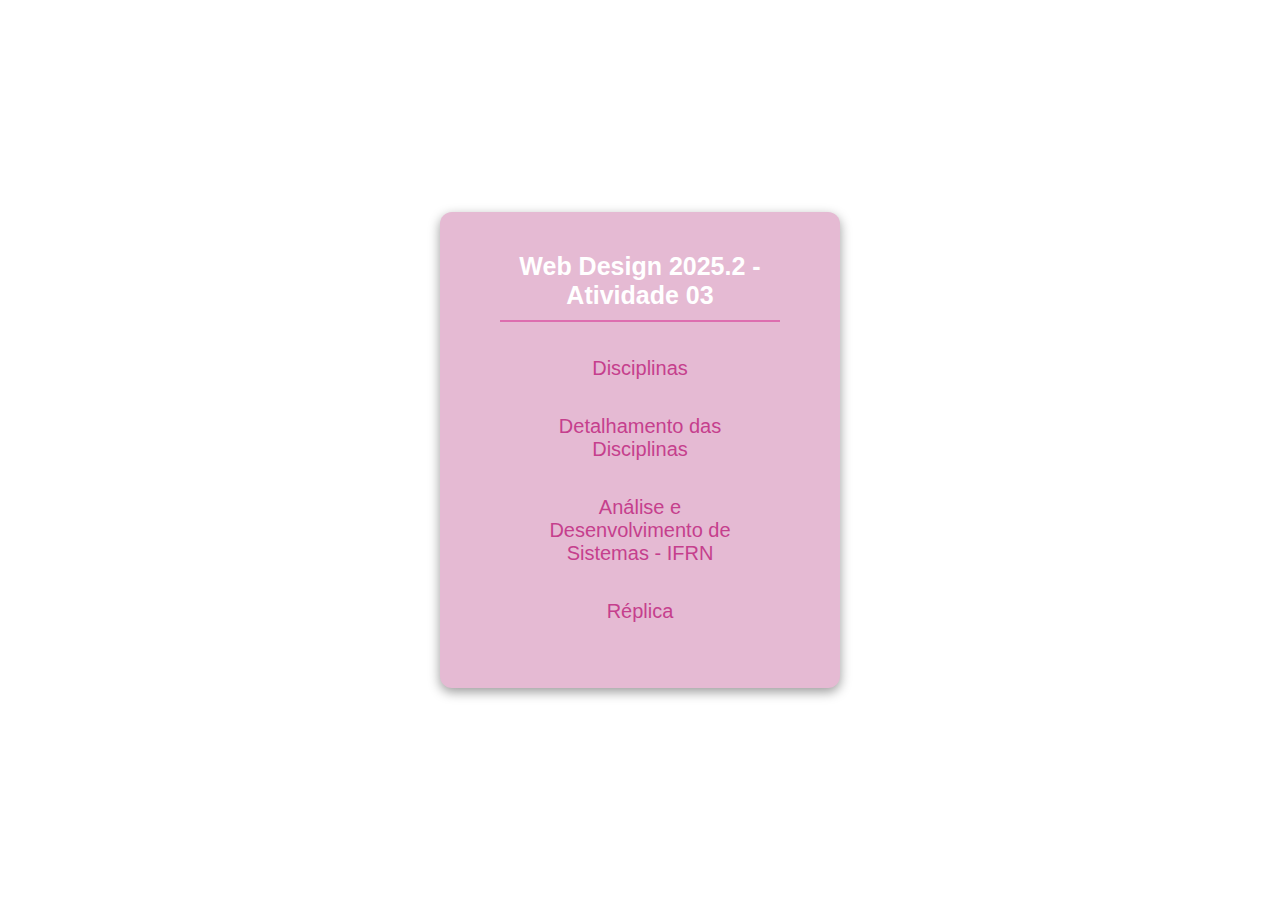
<file: index.html>
<!DOCTYPE html>
<html lang="en">
<head>
    <meta charset="UTF-8">
    <meta name="viewport" content="width=device-width, initial-scale=1.0">
    <title>Disciplinas tads</title>
    <link rel="stylesheet" href="styles.css">
</head>

<body>
    <div class="container">
        <h1>Web Design 2025.2 - Atividade 03</h1>
        
        <ul class="link-list">
            <li>
                <a href="tabelas.html">
                    <h2>Disciplinas</h2>
                </a>
            </li>

            <li>
                <a href="cards.html">
                    <h2>Detalhamento das Disciplinas</h2>
                </a>
            </li>

            <li>
                <a href="landingpage.html">
                    <h2>Análise e Desenvolvimento de Sistemas - IFRN</h2>
                </a>
            </li>

            <li>
                <a href="replica.html">
                    <h2>Réplica</h2>
                </a>
            </li>
        </ul>
    </div>
</body>

</html>
</file>
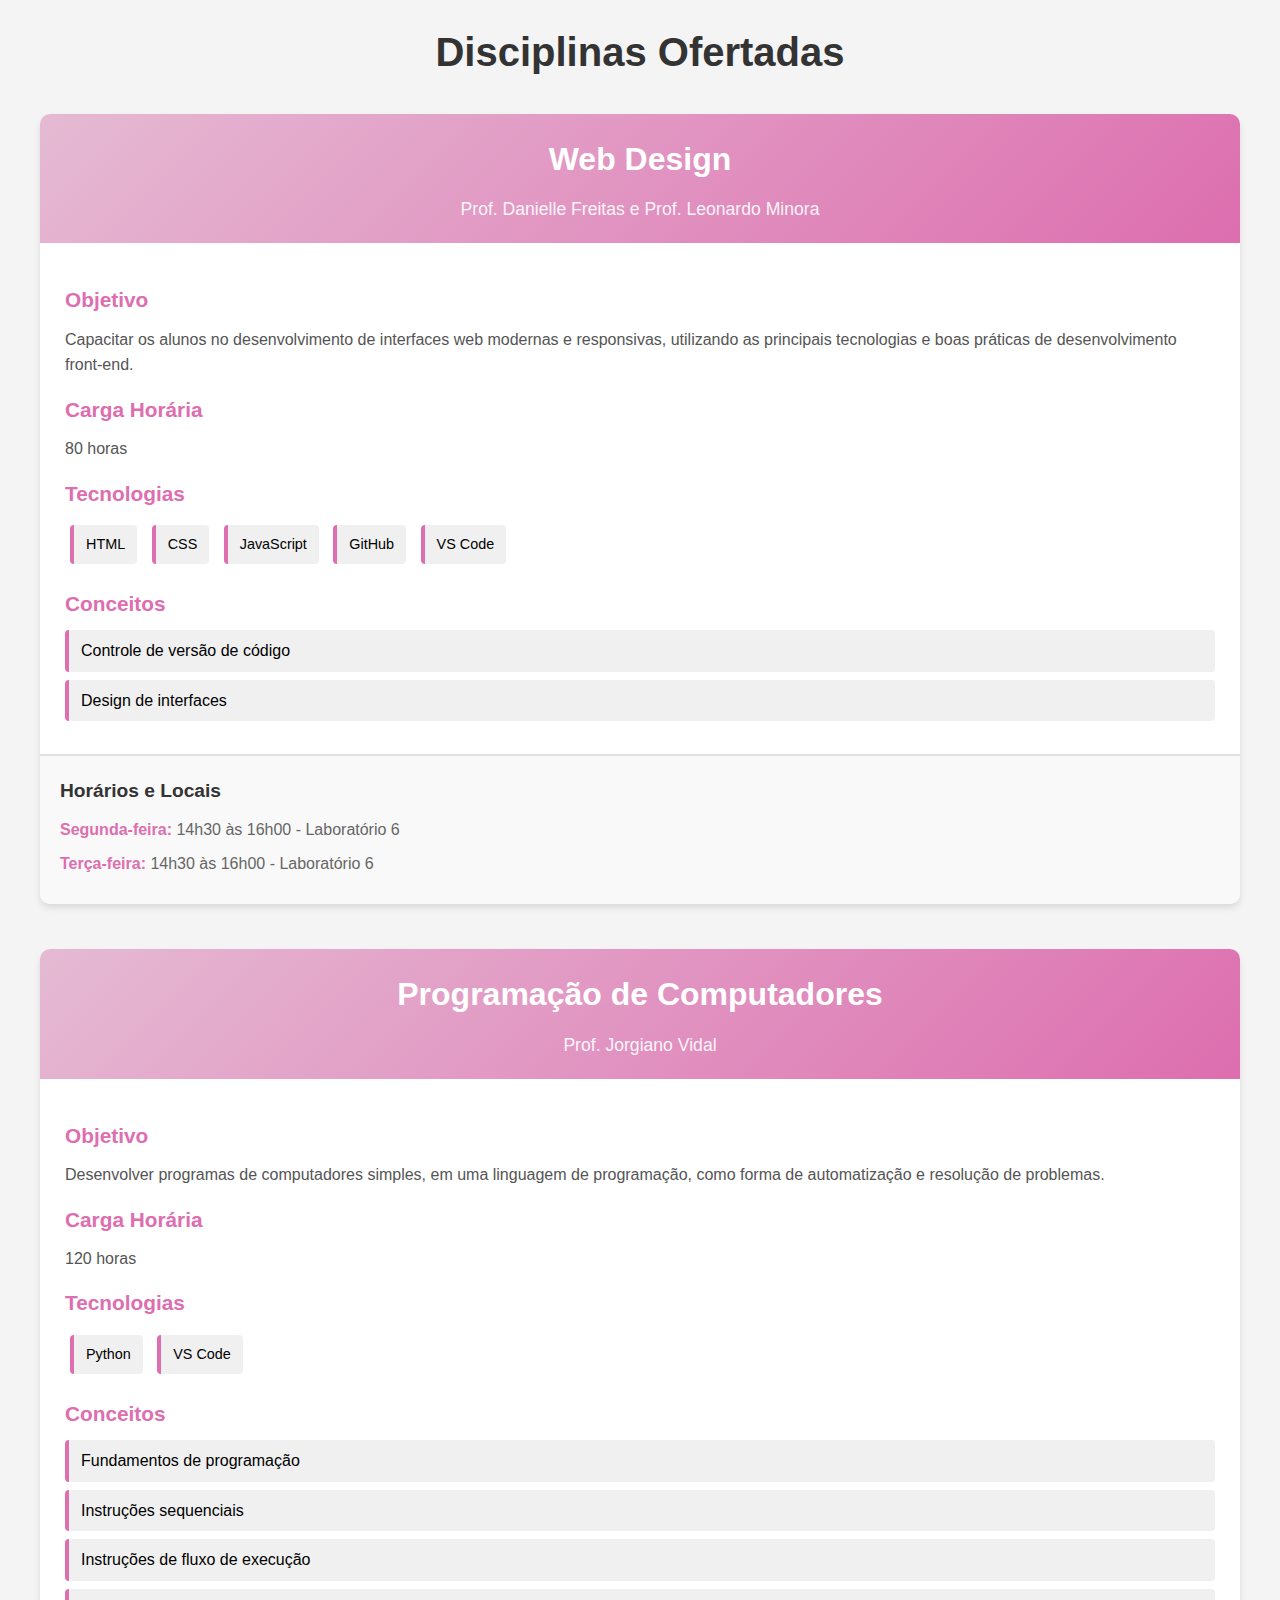
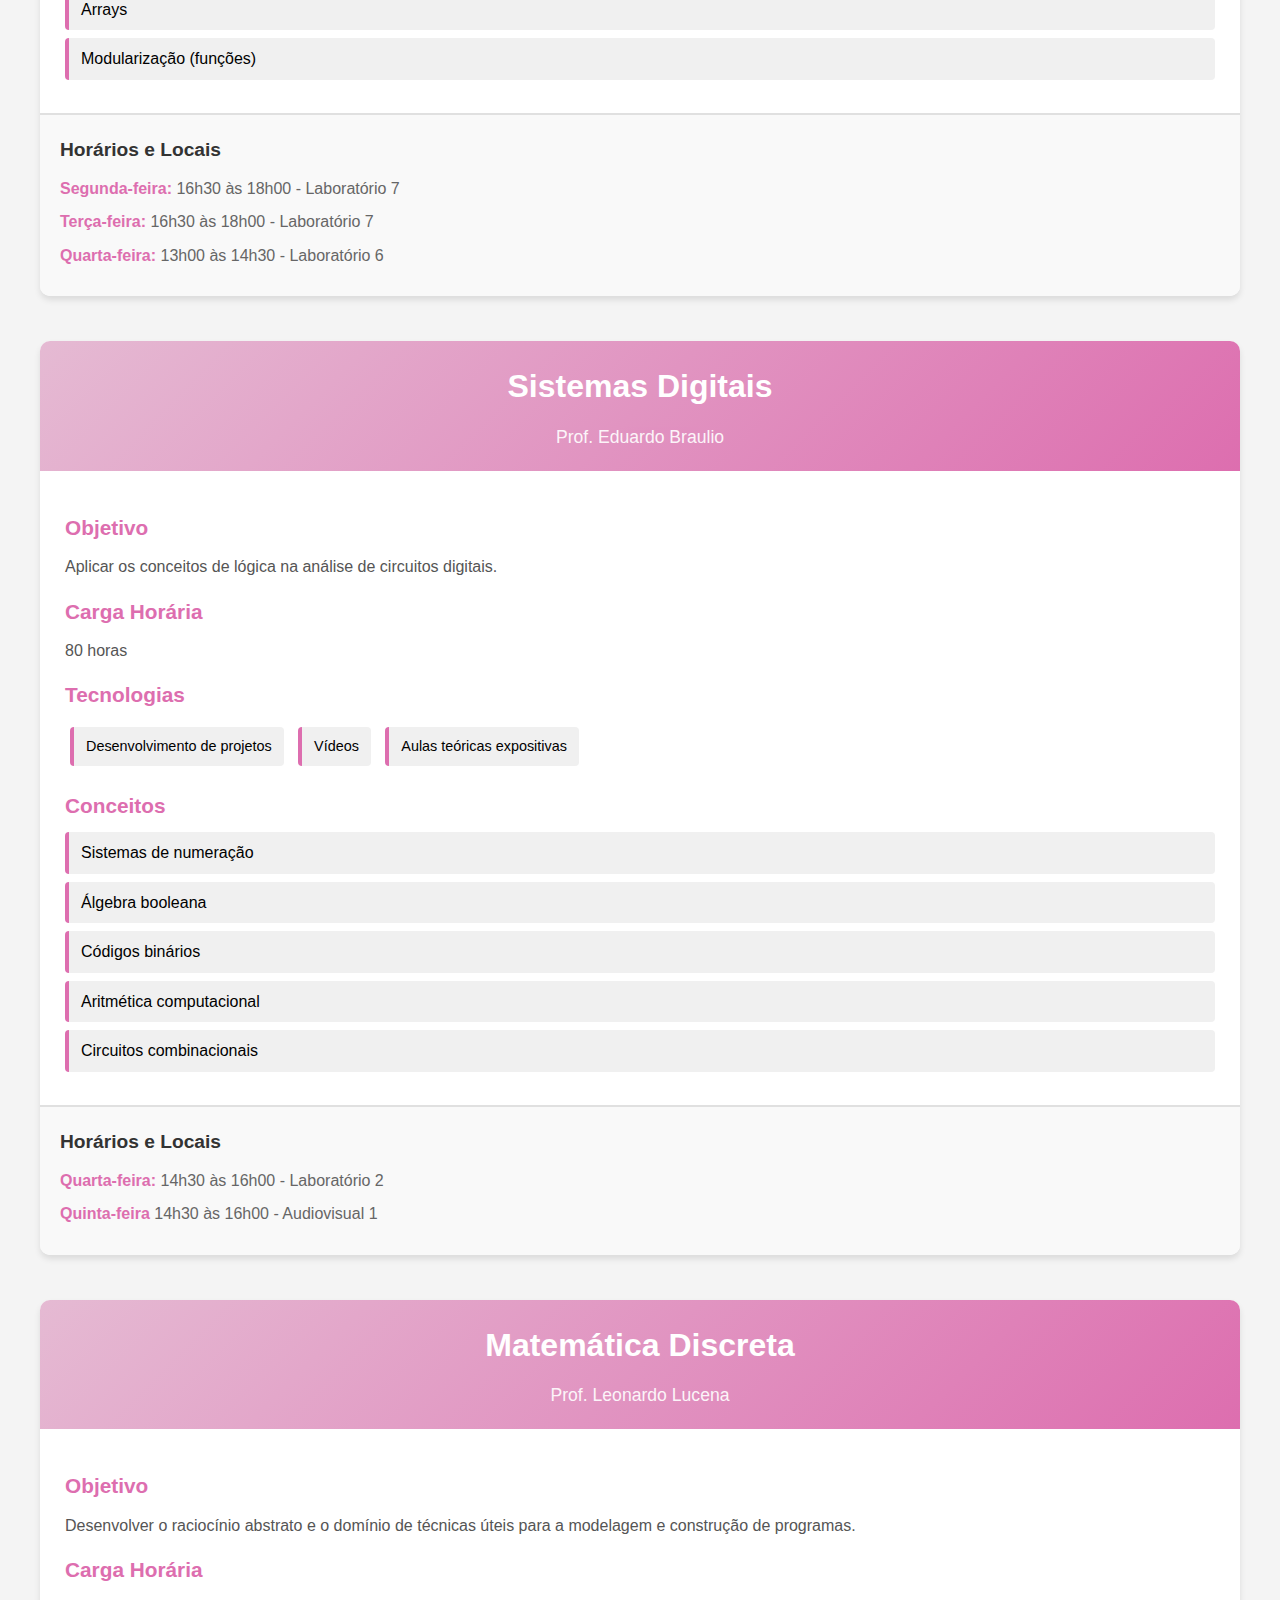
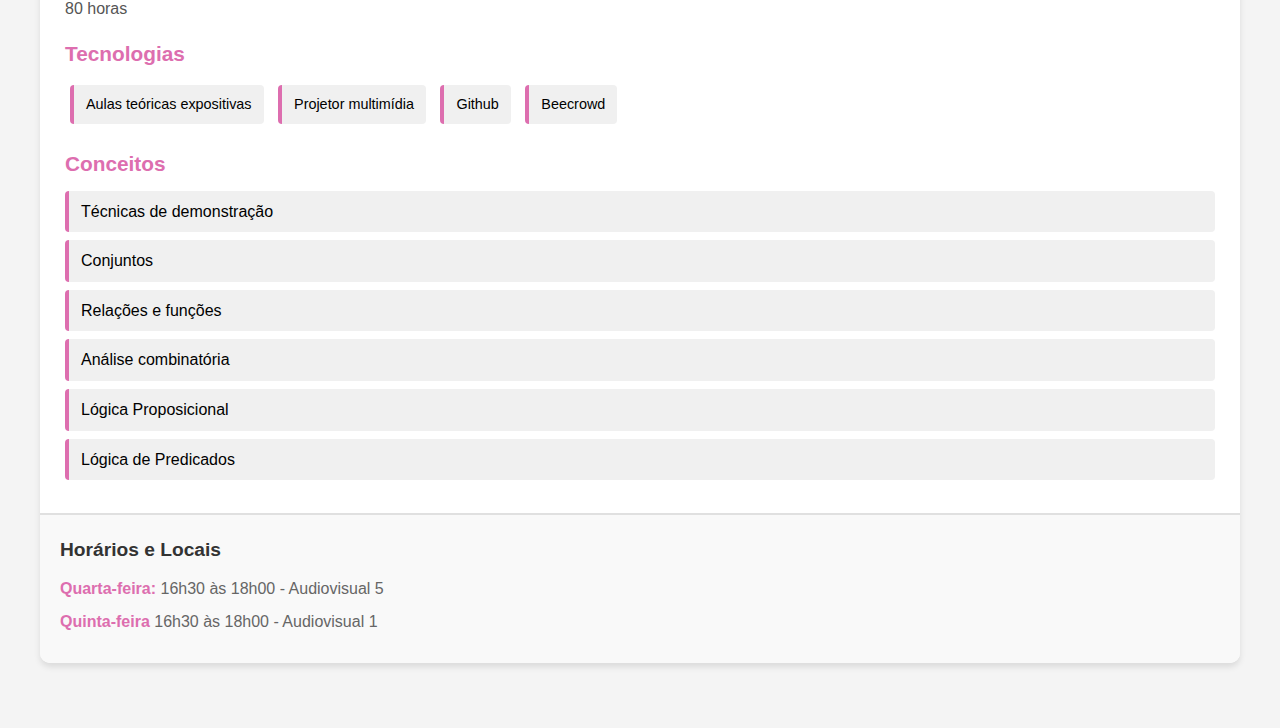
<file: cards.html>
<!DOCTYPE html>
<html lang="en">

<head>
    <meta charset="UTF-8">
    <meta name="viewport" content="width=device-width, initial-scale=1.0">
    <title>Cards</title>
    <link rel="stylesheet" href="cards.css">
</head>

<body>
    <div class="container">
        <h1>Disciplinas Ofertadas</h1>

        <div class="card">
            <div class="card-header">
                <h2>Web Design</h2>
                <p class="professores">Prof. Danielle Freitas e Prof. Leonardo Minora</p>
            </div>

            <div class="card-content">
                <h3>Objetivo</h3>
                <p>Capacitar os alunos no desenvolvimento de interfaces web modernas e responsivas, utilizando as
                    principais tecnologias e boas práticas de desenvolvimento front-end.</p>

                <h3>Carga Horária</h3>
                <p>80 horas</p>

                <h3>Tecnologias</h3>
                <ul class="tecnologias">
                    <li>HTML</li>
                    <li>CSS</li>
                    <li>JavaScript</li>
                    <li>GitHub</li>
                    <li>VS Code</li>
                </ul>

                <h3>Conceitos</h3>
                <ul class="conceitos">
                    <li>Controle de versão de código</li>
                    <li>Design de interfaces</li>
                </ul>
            </div>

            <div class="card-footer">
                <h3>Horários e Locais</h3>
                <p><strong>Segunda-feira:</strong> 14h30 às 16h00 - Laboratório 6</p>
                <p><strong>Terça-feira:</strong> 14h30 às 16h00 - Laboratório 6</p>
            </div>
        </div>

        <div class="card">
            <div class="card-header">
                <h2>Programação de Computadores</h2>
                <p class="professores">Prof. Jorgiano Vidal</p>
            </div>

            <div class="card-content">
                <h3>Objetivo</h3>
                <p>Desenvolver programas de computadores simples, em uma linguagem de programação, como forma de
                    automatização e resolução de problemas.</p>

                <h3>Carga Horária</h3>
                <p>120 horas</p>

                <h3>Tecnologias</h3>
                <ul class="tecnologias">
                    <li>Python</li>
                    <li>VS Code</li>
                </ul>

                <h3>Conceitos</h3>
                <ul class="conceitos">
                    <li>Fundamentos de programação</li>
                    <li>Instruções sequenciais</li>
                    <li>Instruções de fluxo de execução</li>
                    <li>Arrays</li>
                    <li>Modularização (funções)</li>
                </ul>
            </div>

            <div class="card-footer">
                <h3>Horários e Locais</h3>
                <p><strong>Segunda-feira:</strong> 16h30 às 18h00 - Laboratório 7</p>
                <p><strong>Terça-feira:</strong> 16h30 às 18h00 - Laboratório 7</p>
                <p><strong>Quarta-feira:</strong> 13h00 às 14h30 - Laboratório 6</p>
            </div>
        </div>

        <div class="card">
            <div class="card-header">
                <h2>Sistemas Digitais</h2>
                <p class="professores">Prof. Eduardo Braulio</p>
            </div>

            <div class="card-content">
                <h3>Objetivo</h3>
                <p>Aplicar os conceitos de lógica na análise de circuitos digitais.</p>

                <h3>Carga Horária</h3>
                <p>80 horas</p>

                <h3>Tecnologias</h3>
                <ul class="tecnologias">
                    <li>Desenvolvimento de projetos</li>
                    <li>Vídeos</li>
                    <li>Aulas teóricas expositivas</li>
                </ul>

                <h3>Conceitos</h3>
                <ul class="conceitos">
                    <li>Sistemas de numeração</li>
                    <li>Álgebra booleana</li>
                    <li>Códigos binários</li>
                    <li>Aritmética computacional</li>
                    <li>Circuitos combinacionais</li>
                </ul>
            </div>

            <div class="card-footer">
                <h3>Horários e Locais</h3>
                <p><strong>Quarta-feira:</strong> 14h30 às 16h00 - Laboratório 2</p>
                <p><strong>Quinta-feira</strong> 14h30 às 16h00 - Audiovisual 1</p>
            </div>
        </div>

        <div class="card">
            <div class="card-header">
                <h2>Matemática Discreta</h2>
                <p class="professores">Prof. Leonardo Lucena</p>
            </div>

            <div class="card-content">
                <h3>Objetivo</h3>
                <p>Desenvolver o raciocínio abstrato e o domínio de técnicas úteis para a modelagem e construção de
                    programas.</p>

                <h3>Carga Horária</h3>
                <p>80 horas</p>

                <h3>Tecnologias</h3>
                <ul class="tecnologias">
                    <li>Aulas teóricas expositivas</li>
                    <li>Projetor multimídia</li>
                    <li>Github</li>
                    <li>Beecrowd</li>
                </ul>

                <h3>Conceitos</h3>
                <ul class="conceitos">
                    <li>Técnicas de demonstração</li>
                    <li>Conjuntos</li>
                    <li>Relações e funções</li>
                    <li>Análise combinatória</li>
                    <li>Lógica Proposicional</li>
                    <li>Lógica de Predicados</li>
                </ul>
            </div>

            <div class="card-footer">
                <h3>Horários e Locais</h3>
                <p><strong>Quarta-feira:</strong> 16h30 às 18h00 - Audiovisual 5</p>
                <p><strong>Quinta-feira</strong> 16h30 às 18h00 - Audiovisual 1</p>
            </div>
        </div>

    </div>
</file>
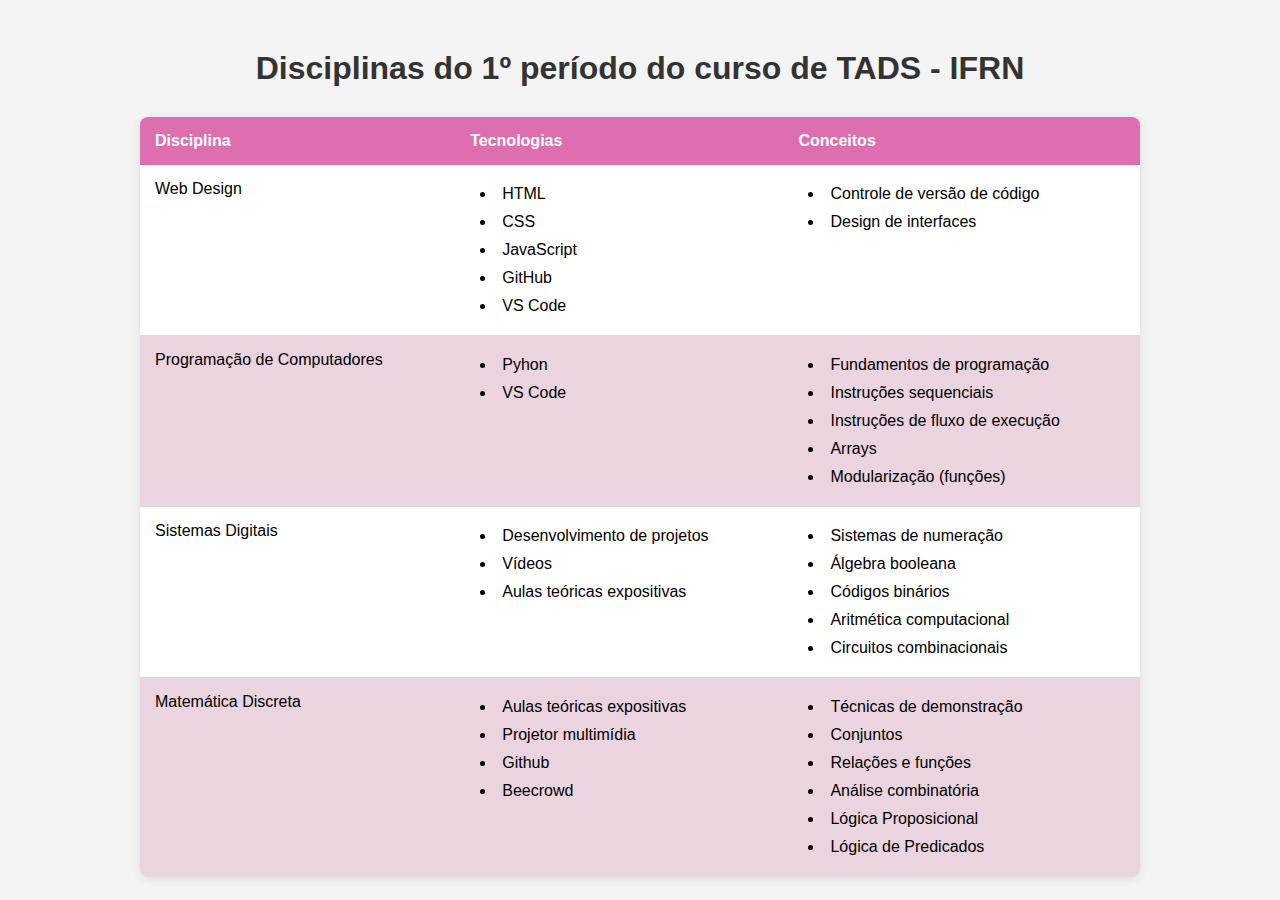
<file: disciplinas.html>
<!DOCTYPE html>
<html lang="en">
<head>
    <meta charset="UTF-8">
    <meta name="viewport" content="width=device-width, initial-scale=1.0">
    <title>Disciplinas</title>
    <link rel="stylesheet" href="disciplinas.css">
</head>
<body>
    <h1>Disciplinas do 1º período do curso de TADS - IFRN</h1>
    
    <table>
        <thead>
            <tr>
                <th>Disciplina</th>
                <th>Tecnologias</th>
                <th>Conceitos</th>
            </tr>
        </thead>
        <tbody>
            <tr>
                <td>Web Design</td>
                <td>
                    <ul>
                        <li>HTML</li>
                        <li>CSS</li>
                        <li>JavaScript</li>
                        <li>GitHub</li>
                        <li>VS Code</li>
                    </ul>
                </td>
                <td>
                    <ul>
                        <li>Controle de versão de código</li>
                        <li>Design de interfaces</li>
                    </ul>
                </td>
            </tr>

            <tr>
            <td>Programação de Computadores</td>
                <td>
                    <ul>
                        <li>Pyhon</li>
                        <li>VS Code</li>
                    </ul>
                </td>
                <td>
                    <ul>
                        <li>Fundamentos de programação</li>
                        <li>Instruções sequenciais</li>
                        <li>Instruções de fluxo de execução</li>
                        <li>Arrays</li>
                        <li>Modularização (funções)</li>
                    </ul>
                </td>
            </tr>

            <tr>
                <td>Sistemas Digitais</td>
                <td>
                    <ul>
                        <li>Desenvolvimento de projetos</li>
                        <li>Vídeos</li>
                        <li>Aulas teóricas expositivas</li>
                    </ul>
                </td>
                <td>
                    <ul>
                        <li>Sistemas de numeração</li>
                        <li>Álgebra booleana</li>
                        <li>Códigos binários</li>
                        <li>Aritmética computacional</li>
                        <li>Circuitos combinacionais</li>
                    </ul>
                </td>
            </tr>

            <tr>
                <td>Matemática Discreta</td>
                <td>
                    <ul>
                        <li>Aulas teóricas expositivas</li>
                        <li>Projetor multimídia</li>
                        <li>Github</li>
                        <li>Beecrowd</li>
                    </ul>
                </td>
                <td>
                    <ul>
                        <li>Técnicas de demonstração</li>
                        <li>Conjuntos</li>
                        <li>Relações e funções</li>
                        <li>Análise combinatória</li>
                        <li>Lógica Proposicional</li>
                        <li>Lógica de Predicados</li>
                    </ul>
                </td>
            </tr>

        </tbody>
    </table>
</body>
</html>
</file>
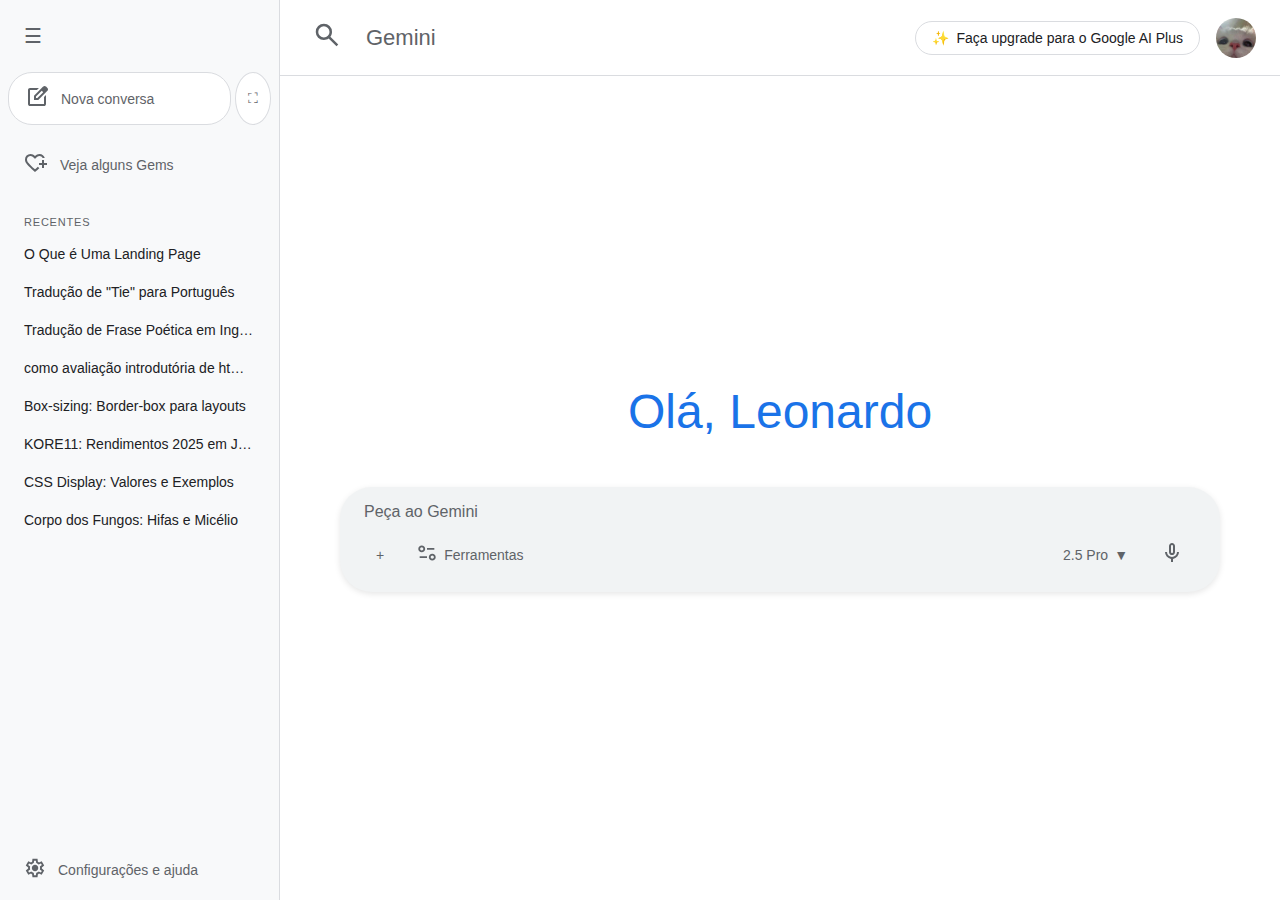
<file: replica.html>
<!DOCTYPE html>
<html lang="en">
<head>
    <meta charset="UTF-8">
    <meta name="viewport" content="width=device-width, initial-scale=1.0">
    <title>Replica</title>
    <link rel="stylesheet" href="replica.css">
</head>

<body>
    <!-- Barra Lateral -->
    <aside class="sidebar">
        <!-- Menu Hambúrguer -->
        <div class="sidebar-header">
            <button class="menu-btn" aria-label="Menu">
                <span class="menu-icon">☰</span>
            </button>
        </div>

        <!-- Nova Conversa -->
        <div class="new-chat">
            <button class="new-chat-btn">
                <span class="icon"><svg xmlns="http://www.w3.org/2000/svg" height="24px" viewBox="0 -960 960 960" width="24px" fill="#5f6368"><path d="M200-120q-33 0-56.5-23.5T120-200v-560q0-33 23.5-56.5T200-840h357l-80 80H200v560h560v-278l80-80v358q0 33-23.5 56.5T760-120H200Zm280-360ZM360-360v-170l367-367q12-12 27-18t30-6q16 0 30.5 6t26.5 18l56 57q11 12 17 26.5t6 29.5q0 15-5.5 29.5T897-728L530-360H360Zm481-424-56-56 56 56ZM440-440h56l232-232-28-28-29-28-231 231v57Zm260-260-29-28 29 28 28 28-28-28Z"/></svg></span>
                <span class="text">Nova conversa</span>
            </button>
            <button class="expand-btn" aria-label="Expandir">
                <span class="icon">⛶</span>
            </button>
        </div>

        <!-- Veja alguns Gems -->
        <div class="gems-section">
            <button class="gems-btn">
                <span class="icon"><svg xmlns="http://www.w3.org/2000/svg" height="24px" viewBox="0 -960 960 960" width="24px" fill="#5f6368"><path d="M440-501Zm0 381L313-234q-72-65-123.5-116t-85-96q-33.5-45-49-87T40-621q0-94 63-156.5T260-840q52 0 99 22t81 62q34-40 81-62t99-22q81 0 136 45.5T831-680h-85q-18-40-53-60t-73-20q-51 0-88 27.5T463-660h-46q-31-45-70.5-72.5T260-760q-57 0-98.5 39.5T120-621q0 33 14 67t50 78.5q36 44.5 98 104T440-228q26-23 61-53t56-50l9 9 19.5 19.5L605-283l9 9q-22 20-56 49.5T498-172l-58 52Zm280-160v-120H600v-80h120v-120h80v120h120v80H800v120h-80Z"/></svg></span>
                <span class="text">Veja alguns Gems</span>
            </button>
        </div>

        <!-- Seção Recentes -->
        <div class="recent-section">
            <h3>Recentes</h3>
            <ul class="recent-list">
                <li><a href="#">O Que é Uma Landing Page</a></li>
                <li><a href="#">Tradução de "Tie" para Português</a></li>
                <li><a href="#">Tradução de Frase Poética em Inglês</a></li>
                <li><a href="#">como avaliação introdutória de html ...</a></li>
                <li><a href="#">Box-sizing: Border-box para layouts</a></li>
                <li><a href="#">KORE11: Rendimentos 2025 em JSON</a></li>
                <li><a href="#">CSS Display: Valores e Exemplos</a></li>
                <li><a href="#">Corpo dos Fungos: Hifas e Micélio</a></li>
            </ul>
        </div>

        <!-- Configurações -->
        <div class="sidebar-footer">
            <button class="settings-btn">
                <span class="icon"><svg xmlns="http://www.w3.org/2000/svg" height="22px" viewBox="0 -960 960 960" width="22px" fill="#5f6368"><path d="m370-80-16-128q-13-5-24.5-12T307-235l-119 50L78-375l103-78q-1-7-1-13.5v-27q0-6.5 1-13.5L78-585l110-190 119 50q11-8 23-15t24-12l16-128h220l16 128q13 5 24.5 12t22.5 15l119-50 110 190-103 78q1 7 1 13.5v27q0 6.5-2 13.5l103 78-110 190-118-50q-11 8-23 15t-24 12L590-80H370Zm70-80h79l14-106q31-8 57.5-23.5T639-327l99 41 39-68-86-65q5-14 7-29.5t2-31.5q0-16-2-31.5t-7-29.5l86-65-39-68-99 42q-22-23-48.5-38.5T533-694l-13-106h-79l-14 106q-31 8-57.5 23.5T321-633l-99-41-39 68 86 64q-5 15-7 30t-2 32q0 16 2 31t7 30l-86 65 39 68 99-42q22 23 48.5 38.5T427-266l13 106Zm42-180q58 0 99-41t41-99q0-58-41-99t-99-41q-59 0-99.5 41T342-480q0 58 40.5 99t99.5 41Zm-2-140Z"/></svg></span>
                <span class="text">Configurações e ajuda</span>
            </button>
        </div>
    </aside>

    <!-- Conteúdo Principal -->
    <main class="main-content">
        <!-- Barra Superior -->
        <header class="top-bar">
            <div class="top-bar-left">
                <button class="search-btn" aria-label="Buscar">
                    <span class="icon"><svg xmlns="http://www.w3.org/2000/svg" height="30px" viewBox="0 -960 960 960" width="30px" fill="#5f6368"><path d="M784-120 532-372q-30 24-69 38t-83 14q-109 0-184.5-75.5T120-580q0-109 75.5-184.5T380-840q109 0 184.5 75.5T640-580q0 44-14 83t-38 69l252 252-56 56ZM380-400q75 0 127.5-52.5T560-580q0-75-52.5-127.5T380-760q-75 0-127.5 52.5T200-580q0 75 52.5 127.5T380-400Z"/></svg></span>
                </button>
                <h1 class="logo">Gemini</h1>
            </div>
            <div class="top-bar-right">
                <button class="upgrade-btn">
                    <span class="icon">✨</span>
                    <span class="text">Faça upgrade para o Google AI Plus</span>
                </button>
                <div class="profile-pic">
                    <img src="kitten.jpg" alt="Perfil do usuário">
                </div>
            </div>
        </header>

        <!-- Área de Chat -->
        <div class="chat-area">
            <div class="welcome-message">
                <h2>Olá, Leonardo</h2>
            </div>

            <!-- Campo de Entrada -->
            <div class="input-container">
                <div class="input-box">
                    <input type="text" placeholder="Peça ao Gemini" class="chat-input">
                    <div class="input-actions">
                        <button class="action-btn" aria-label="Adicionar">
                            <span class="icon">+</span>
                        </button>
                        <button class="tools-btn">
                            <span class="icon"><svg xmlns="http://www.w3.org/2000/svg" height="22px" viewBox="0 -960 960 960" width="22px" fill="#5f6368"><path d="M710-150q-63 0-106.5-43.5T560-300q0-63 43.5-106.5T710-450q63 0 106.5 43.5T860-300q0 63-43.5 106.5T710-150Zm0-80q29 0 49.5-20.5T780-300q0-29-20.5-49.5T710-370q-29 0-49.5 20.5T640-300q0 29 20.5 49.5T710-230Zm-550-30v-80h320v80H160Zm90-250q-63 0-106.5-43.5T100-660q0-63 43.5-106.5T250-810q63 0 106.5 43.5T400-660q0 63-43.5 106.5T250-510Zm0-80q29 0 49.5-20.5T320-660q0-29-20.5-49.5T250-730q-29 0-49.5 20.5T180-660q0 29 20.5 49.5T250-590Zm230-30v-80h320v80H480Zm230 320ZM250-660Z"/></svg></span>
                            <span class="text">Ferramentas</span>
                        </button>
                        <button class="version-selector">
                            <span class="text">2.5 Pro</span>
                            <span class="icon">▼</span>
                        </button>
                        <button class="mic-btn" aria-label="Microfone">
                            <span class="icon"><svg xmlns="http://www.w3.org/2000/svg" height="24px" viewBox="0 -960 960 960" width="24px" fill="#5f6368"><path d="M480-400q-50 0-85-35t-35-85v-240q0-50 35-85t85-35q50 0 85 35t35 85v240q0 50-35 85t-85 35Zm0-240Zm-40 520v-123q-104-14-172-93t-68-184h80q0 83 58.5 141.5T480-320q83 0 141.5-58.5T680-520h80q0 105-68 184t-172 93v123h-80Zm40-360q17 0 28.5-11.5T520-520v-240q0-17-11.5-28.5T480-800q-17 0-28.5 11.5T440-760v240q0 17 11.5 28.5T480-480Z"/></svg></span>
                        </button>
                    </div>
                </div>
            </div>
        </div>
    </main>
</body>
</html>
</file>
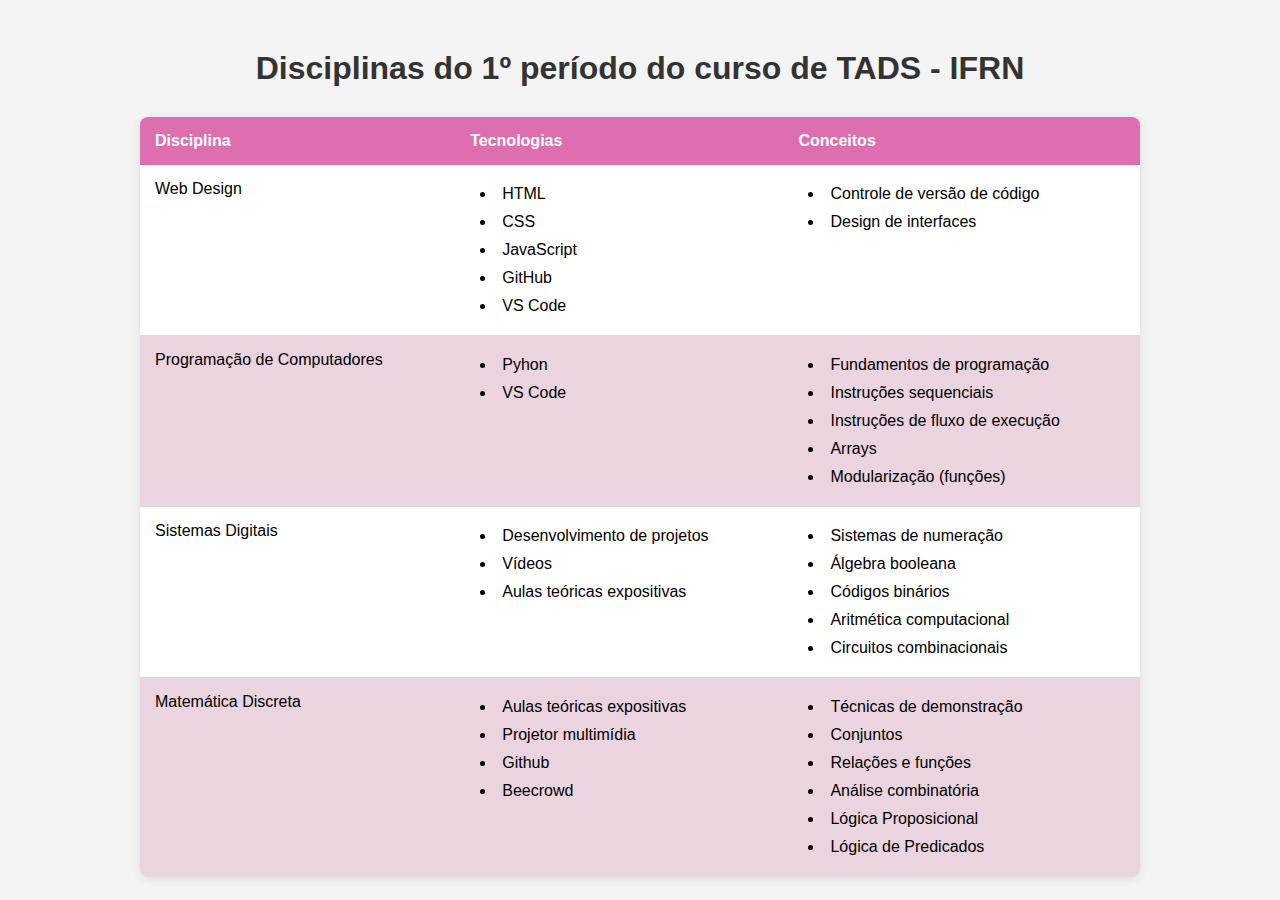
<file: tabelas.html>
<!DOCTYPE html>
<html lang="en">
<head>
    <meta charset="UTF-8">
    <meta name="viewport" content="width=device-width, initial-scale=1.0">
    <title>Tabelas</title>
    <link rel="stylesheet" href="tabelas.css">
</head>
<body>
    <h1>Disciplinas do 1º período do curso de TADS - IFRN</h1>
    
    <table>
        <thead>
            <tr>
                <th>Disciplina</th>
                <th>Tecnologias</th>
                <th>Conceitos</th>
            </tr>
        </thead>
        <tbody>
            <tr>
                <td>Web Design</td>
                <td>
                    <ul>
                        <li>HTML</li>
                        <li>CSS</li>
                        <li>JavaScript</li>
                        <li>GitHub</li>
                        <li>VS Code</li>
                    </ul>
                </td>
                <td>
                    <ul>
                        <li>Controle de versão de código</li>
                        <li>Design de interfaces</li>
                    </ul>
                </td>
            </tr>

            <tr>
            <td>Programação de Computadores</td>
                <td>
                    <ul>
                        <li>Pyhon</li>
                        <li>VS Code</li>
                    </ul>
                </td>
                <td>
                    <ul>
                        <li>Fundamentos de programação</li>
                        <li>Instruções sequenciais</li>
                        <li>Instruções de fluxo de execução</li>
                        <li>Arrays</li>
                        <li>Modularização (funções)</li>
                    </ul>
                </td>
            </tr>

            <tr>
                <td>Sistemas Digitais</td>
                <td>
                    <ul>
                        <li>Desenvolvimento de projetos</li>
                        <li>Vídeos</li>
                        <li>Aulas teóricas expositivas</li>
                    </ul>
                </td>
                <td>
                    <ul>
                        <li>Sistemas de numeração</li>
                        <li>Álgebra booleana</li>
                        <li>Códigos binários</li>
                        <li>Aritmética computacional</li>
                        <li>Circuitos combinacionais</li>
                    </ul>
                </td>
            </tr>

            <tr>
                <td>Matemática Discreta</td>
                <td>
                    <ul>
                        <li>Aulas teóricas expositivas</li>
                        <li>Projetor multimídia</li>
                        <li>Github</li>
                        <li>Beecrowd</li>
                    </ul>
                </td>
                <td>
                    <ul>
                        <li>Técnicas de demonstração</li>
                        <li>Conjuntos</li>
                        <li>Relações e funções</li>
                        <li>Análise combinatória</li>
                        <li>Lógica Proposicional</li>
                        <li>Lógica de Predicados</li>
                    </ul>
                </td>
            </tr>

        </tbody>
    </table>
</body>
</html>
</file>
<file: styles.css>
* {
    margin: 0;
    padding: 0;
    box-sizing: border-box;
    font-family: 'Segoe UI', Tahoma, Geneva, Verdana, sans-serif;
}

body {
    background-color: white;
    font-family: 'Segoe UI', Tahoma, Geneva, Verdana, sans-serif;
    display: flex;
    justify-content: center;
    align-items: center;
    min-height: 100vh;
    color: black;
}

.container {
    background-color: #e5bad3;
    border-radius: 12px;
    padding: 40px 60px;
    box-shadow: 0 4px 12px rgba(0, 0, 0, 0.4);
    text-align: center;
    width: 90%;
    max-width: 400px;
}

h1 {
    color: white;
    font-size: 25px;
    margin-bottom: 25px;
    border-bottom: 2px solid #dd6eaf;
    padding-bottom: 10px;
}

.link-list {
    list-style: none;
    padding: 0;
    margin: 0;
}

.link-list li {
    margin: 15px 0;
}

.link-list a {
    text-decoration: none;
    color: white;
    font-size: 18px;
    font-weight: 600;
    padding: 10px 20px;
    display: block;
    border-radius: 8px;
    transition: background-color 0.3s, color 0.3s;
}

.link-list a:hover {
    background-color: #dd6eaf;
    color: white;
    box-shadow: 0 2px 5px rgba(221, 110, 175, 0.5);
}

.link-list a h2 {
    font-size: 20px;
    font-weight: 400;
    color: #c53f8d;
    transition: color 0.3s;
}

.link-list a:hover h2 {
    color: black;
}
</file>
<file: cards.css>
* {
    margin: 0;
    padding: 0;
    box-sizing: border-box;
}

body {
    font-family:'Segoe UI', Tahoma, Geneva, Verdana, sans-serif;
    background-color: #f4f4f4;
    padding: 20px;
    line-height: 1.6;
}

.container {
    max-width: 1200px;
    margin: 0 auto;
}

.container h1 {
    text-align: center;
    color: #333;
    margin-bottom: 30px;
    font-size: 2.5em;
}

.card {
    background-color: #fff;
    border-radius: 10px;
    box-shadow: 0 4px 6px rgba(0, 0, 0, 0.1);
    margin-bottom: 45px;
    overflow: hidden;
    transition: transform 0.3s ease, box-shadow 0.3s ease;
}

.card:hover {
    transform: translateY(-5px);
    box-shadow: 0 8px 12px rgba(0, 0, 0, 0.15);
}

.card-header {
    background: linear-gradient(135deg, #e5bad3 0%, #dd6eaf 100%);
    color: white;
    padding: 20px;
    text-align: center;
}

.card-header h2 {
    font-size: 2em;
    margin-bottom: 10px;
}

.card-header .professores {
    font-size: 1.1em;
    font-style:normal;
    opacity: 0.9;
}

.card-content {
    padding: 25px;
}

.card-content h3 {
    color: #dd6eaf;
    margin-top: 15px;
    margin-bottom: 10px;
    font-size: 1.3em;
}

.card-content p {
    color: #555;
    margin-bottom: 15px;
}

.card-content ul {
    list-style: none;
    padding-left: 0;
}

.card-content ul li {
    background-color: #f0f0f0;
    padding: 8px 12px;
    margin-bottom: 8px;
    border-left: 4px solid #dd6eaf;
    border-radius: 4px;
}

.tecnologias li {
    display: inline-block;
    background-color: #dd6eaf;
    color: black;
    padding: 6px 15px;
    margin: 5px;
    border-radius: 20px;
    border-left: none;
    font-size: 0.9em;
}

.card-footer {
    background-color: #f9f9f9;
    padding: 20px;
    border-top: 2px solid #e0e0e0;
}

.card-footer h3 {
    color: #333;
    margin-bottom: 10px;
    font-size: 1.2em;
}

.card-footer p {
    color: #666;
    margin-bottom: 8px;
}

.card-footer strong {
    color: #dd6eaf;
}


@media (max-width: 768px) {
    .container h1 {
        font-size: 2em;
    }
    
    .card-header h2 {
        font-size: 1.5em;
    }
    
    .tecnologias li {
        display: block;
        margin: 5px 0;
    }
}
</file>
<file: disciplinas.css>
* {
    margin: 0;
    padding: 0;
    box-sizing: border-box;
}

body {
    font-family:'Segoe UI', Tahoma, Geneva, Verdana, sans-serif;
    background-color: #f4f4f4;
    padding: 20px;
}

h1 {
    text-align: center;
    color: #333;
    margin-bottom: 30px;
    margin-top: 30px;
}

table {
    width: 100%;
    max-width: 1000px;
    margin: 0 auto;
    background-color: white;
    border-collapse: collapse;
    box-shadow: 0 2px 10px rgba(0, 0, 0, 0.1);
    border-radius: 8px;
    overflow: hidden;
}

thead {
    background-color: #dd6eaf;
    color: white;
}

th {
    padding: 15px;
    text-align: left;
    font-size: 16px;
    font-weight: bold;
}

tbody tr {
    border-bottom: 1px solid #ddd;
}

tbody tr:hover {
    background-color: #f5f5f5;
}

td {
    padding: 15px;
    vertical-align: top;
}

td ul {
    list-style-position: inside;
    margin-left: 10px;
}

td ul li {
    padding: 5px 0;
    color: black;
}

tr:nth-child(even) {
    background-color: #e9d4e0;
}


@media screen and (max-width: 768px) {
    table {
        font-size: 14px;
    }
    
    th, td {
        padding: 10px;
    }
}
</file>
<file: replica.css>
* {
    margin: 0;
    padding: 0;
    box-sizing: border-box;
}

:root {
    --sidebar-bg: #f8f9fa;
    --sidebar-width: 280px;
    --primary-color: #1a73e8;
    --text-primary: #202124;
    --text-secondary: #5f6368;
    --hover-bg: #e8eaed;
    --border-color: #dadce0;
    --input-bg: #f1f3f4;
    --white: #ffffff;
}

body {
    font-family: 'Google Sans', 'Roboto', Arial, sans-serif;
    color: var(--text-primary);
    height: 100vh;
    display: flex;
    overflow: hidden;
}

.sidebar {
    width: var(--sidebar-width);
    background-color: var(--sidebar-bg);
    display: flex;
    flex-direction: column;
    padding: 8px;
    border-right: 1px solid var(--border-color);
    overflow-y: auto;
}

.sidebar-header {
    padding: 8px;
    margin-bottom: 8px;
}

.menu-btn {
    background: none;
    border: none;
    cursor: pointer;
    padding: 8px;
    border-radius: 50%;
    font-size: 20px;
    color: var(--text-secondary);
    transition: background-color 0.2s;
}

.menu-btn:hover {
    background-color: var(--hover-bg);
}

.new-chat {
    display: flex;
    gap: 4px;
    margin-bottom: 16px;
}

.new-chat-btn {
    flex: 1;
    display: flex;
    align-items: center;
    gap: 12px;
    padding: 12px 16px;
    background: var(--white);
    border: 1px solid var(--border-color);
    border-radius: 24px;
    cursor: pointer;
    font-size: 14px;
    color: var(--text-secondary);
    transition: all 0.2s;
}

.new-chat-btn:hover {
    background-color: var(--hover-bg);
    box-shadow: 0 1px 2px rgba(0, 0, 0, 0.1);
}

.expand-btn {
    padding: 12px;
    background: var(--white);
    border: 1px solid var(--border-color);
    border-radius: 50%;
    cursor: pointer;
    font-size: 14px;
    color: var(--text-secondary);
    transition: background-color 0.2s;
}

.expand-btn:hover {
    background-color: var(--hover-bg);
}


.gems-section {
    margin-bottom: 16px;
}

.gems-btn {
    width: 100%;
    display: flex;
    align-items: center;
    gap: 12px;
    padding: 10px 16px;
    background: none;
    border: none;
    border-radius: 24px;
    cursor: pointer;
    font-size: 14px;
    color: var(--text-secondary);
    transition: background-color 0.2s;
}

.gems-btn:hover {
    background-color: var(--hover-bg);
}


.recent-section {
    flex: 1;
    overflow-y: auto;
}

.recent-section h3 {
    font-size: 11px;
    font-weight: 500;
    color: var(--text-secondary);
    text-transform: uppercase;
    letter-spacing: 0.8px;
    padding: 12px 16px 8px;
}

.recent-list {
    list-style: none;
}

.recent-list li {
    margin-bottom: 2px;
}

.recent-list a {
    display: block;
    padding: 10px 16px;
    color: var(--text-primary);
    text-decoration: none;
    font-size: 14px;
    border-radius: 24px;
    transition: background-color 0.2s;
    white-space: nowrap;
    overflow: hidden;
    text-overflow: ellipsis;
}

.recent-list a:hover {
    background-color: var(--hover-bg);
}


.sidebar-footer {
    margin-top: auto;
    padding-top: 16px;
}

.settings-btn {
    width: 100%;
    display: flex;
    align-items: center;
    gap: 12px;
    padding: 10px 16px;
    background: none;
    border: none;
    border-radius: 24px;
    cursor: pointer;
    font-size: 14px;
    color: var(--text-secondary);
    transition: background-color 0.2s;
}

.settings-btn:hover {
    background-color: var(--hover-bg);
}


.main-content {
    flex: 1;
    display: flex;
    flex-direction: column;
    background-color: var(--white);
    overflow: hidden;
}


.top-bar {
    display: flex;
    justify-content: space-between;
    align-items: center;
    padding: 12px 24px;
    border-bottom: 1px solid var(--border-color);
}

.top-bar-left,
.top-bar-right {
    display: flex;
    align-items: center;
    gap: 16px;
}

.search-btn {
    background: none;
    border: none;
    cursor: pointer;
    padding: 8px;
    border-radius: 50%;
    font-size: 20px;
    color: var(--text-secondary);
    transition: background-color 0.2s;
}

.search-btn:hover {
    background-color: var(--hover-bg);
}

.logo {
    font-size: 22px;
    font-weight: 400;
    color: var(--text-secondary);
}

.upgrade-btn {
    display: flex;
    align-items: center;
    gap: 8px;
    padding: 8px 16px;
    background: var(--white);
    border: 1px solid var(--border-color);
    border-radius: 20px;
    cursor: pointer;
    font-size: 14px;
    color: var(--text-primary);
    transition: all 0.2s;
}

.upgrade-btn:hover {
    background-color: var(--hover-bg);
    box-shadow: 0 1px 2px rgba(0, 0, 0, 0.1);
}

.profile-pic {
    width: 40px;
    height: 40px;
    border-radius: 50%;
    overflow: hidden;
}

.profile-pic img {
    width: 100%;
    height: 100%;
    object-fit: cover;
}


.chat-area {
    flex: 1;
    display: flex;
    flex-direction: column;
    align-items: center;
    justify-content: center;
    padding: 32px;
    overflow-y: auto;
}

.welcome-message {
    margin-bottom: 48px;
}

.welcome-message h2 {
    font-size: 48px;
    font-weight: 400;
    color: var(--primary-color);
    text-align: center;
}


.input-container {
    width: 100%;
    max-width: 880px;
}

.input-box {
    background-color: var(--input-bg);
    border-radius: 32px;
    padding: 16px 24px;
    display: flex;
    flex-direction: column;
    gap: 12px;
    box-shadow: 0 2px 6px rgba(0, 0, 0, 0.1);
}

.chat-input {
    background: none;
    border: none;
    outline: none;
    font-size: 16px;
    color: var(--text-primary);
    width: 100%;
}

.chat-input::placeholder {
    color: var(--text-secondary);
}

.input-actions {
    display: flex;
    align-items: center;
    gap: 8px;
}

.action-btn,
.tools-btn,
.version-selector,
.mic-btn {
    background: none;
    border: none;
    cursor: pointer;
    padding: 8px 12px;
    border-radius: 16px;
    font-size: 14px;
    color: var(--text-secondary);
    display: flex;
    align-items: center;
    gap: 6px;
    transition: background-color 0.2s;
}

.action-btn:hover,
.tools-btn:hover,
.version-selector:hover,
.mic-btn:hover {
    background-color: var(--hover-bg);
}

.version-selector {
    margin-left: auto;
}


@media (max-width: 768px) {
    .sidebar {
        position: fixed;
        left: -280px;
        top: 0;
        bottom: 0;
        z-index: 1000;
        transition: left 0.3s;
    }

    .sidebar.open {
        left: 0;
    }

    .top-bar {
        padding: 12px 16px;
    }

    .upgrade-btn .text {
        display: none;
    }

    .welcome-message h2 {
        font-size: 32px;
    }

    .input-box {
        padding: 12px 16px;
    }

    .tools-btn .text,
    .version-selector .text {
        display: none;
    }
}
</file>
<file: tabelas.css>
* {
    margin: 0;
    padding: 0;
    box-sizing: border-box;
}

body {
    font-family:'Segoe UI', Tahoma, Geneva, Verdana, sans-serif;
    background-color: #f4f4f4;
    padding: 20px;
}

h1 {
    text-align: center;
    color: #333;
    margin-bottom: 30px;
    margin-top: 30px;
}

table {
    width: 100%;
    max-width: 1000px;
    margin: 0 auto;
    background-color: white;
    border-collapse: collapse;
    box-shadow: 0 2px 10px rgba(0, 0, 0, 0.1);
    border-radius: 8px;
    overflow: hidden;
}

thead {
    background-color: #dd6eaf;
    color: white;
}

th {
    padding: 15px;
    text-align: left;
    font-size: 16px;
    font-weight: bold;
}

tbody tr {
    border-bottom: 1px solid #ddd;
}

tbody tr:hover {
    background-color: #f5f5f5;
}

td {
    padding: 15px;
    vertical-align: top;
}

td ul {
    list-style-position: inside;
    margin-left: 10px;
}

td ul li {
    padding: 5px 0;
    color: black;
}

tr:nth-child(even) {
    background-color: #e9d4e0;
}


@media screen and (max-width: 768px) {
    table {
        font-size: 14px;
    }
    
    th, td {
        padding: 10px;
    }
}
</file>
